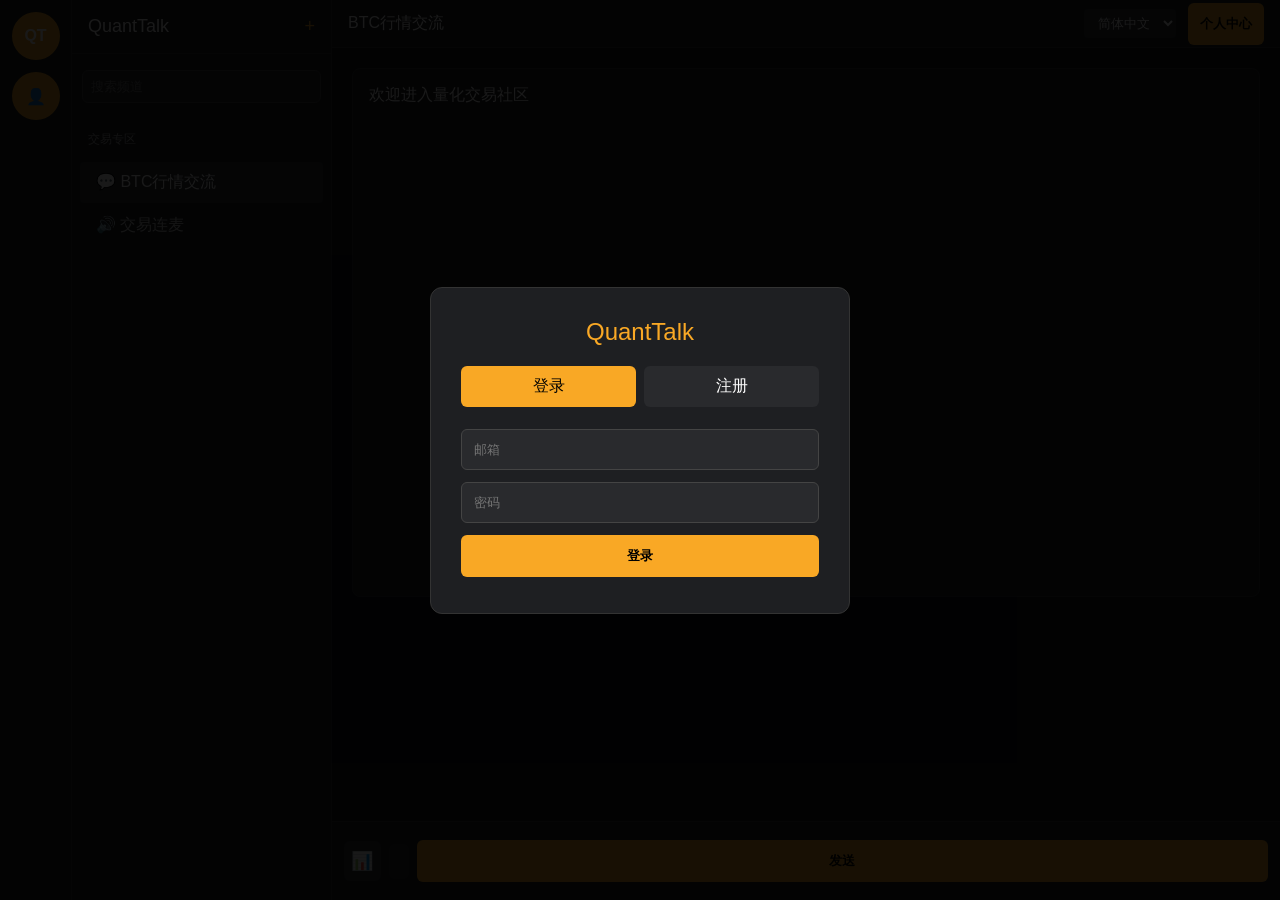
<file: static/index.html>
<!DOCTYPE html>
<html lang="zh-CN">
<head>
    <meta charset="UTF-8">
    <meta name="viewport" content="width=device-width, initial-scale=1.0">
    <title>QuantTalk</title>
    <script src="https://s3.tradingview.com/tv.js"></script>
    <style>
        * { margin:0; padding:0; box-sizing:border-box; font-family:Arial, sans-serif; }
        body { background:#121314; color:#fff; height:100vh; display:flex; overflow:hidden; }
        .hide { display:none !important; }

        /* 🔴 核心布局：固定侧边栏，主内容区居中 */
        .server-bar  {
            width:72px;
            flex: 0 0 72px;
            background:#1e1f22;
            display:flex;
            flex-direction:column;
            align-items:center;
            padding:12px 0;
            border-right:1px solid #2f3136;
        }
        .channel-bar {
            width:260px;
            flex: 0 0 260px;
            background:#1e1f22;
            border-right:1px solid #2f3136;
            overflow-y:auto;
            word-break: break-word;
        }
        /* 右侧面板如果不用，直接删掉或隐藏 */
        .right-panel{
            display: none;
        }
        .main-content {
            flex: 1 1 auto;
            display:flex;
            flex-direction:column;
            min-width:0;
            /* 强制让主内容区居中 */
            margin: 0 auto;
        }

        .server-icon { width:48px; height:48px; border-radius:50%; background:#f9a825; margin-bottom:12px; display:grid; place-items:center; font-weight:bold; cursor:pointer; }
        .server-name { padding:16px; font-size:18px; border-bottom:1px solid #2f3136; display:flex; justify-content:space-between; align-items:center; }
        .channel-category { padding:12px 16px; font-size:12px; color:#aaa; text-transform:uppercase; }
        .channel-item { padding:10px 16px; color:#ccc; cursor:pointer; border-radius:4px; margin:2px 8px; display:flex; align-items:center; gap:8px; }
        .channel-item:hover,.channel-item.active { background:#2f3136; color:#fff; }

        .auth-modal { position:fixed; inset:0; background:rgba(0,0,0,0.9); z-index:9999; display:flex; align-items:center; justify-content:center; }
        .auth-box { width:420px; background:#1e1f22; border-radius:12px; padding:30px; border:1px solid #333; }
        .tab-bar { display:flex; gap:8px; margin-bottom:16px; }
        .tab { flex:1; text-align:center; padding:10px; background:#292a2d; border-radius:6px; cursor:pointer; }
        .tab.active { background:#f9a825; color:#000; }
        input, button { width:100%; padding:12px; border-radius:6px; border:1px solid #444; background:#292a2d; color:#fff; outline:none; margin:6px 0; }
        button { background:#f9a825; color:#000; font-weight:bold; border:none; cursor:pointer; }

        .top-bar { height:48px; background:#1e1f22; border-bottom:1px solid #2f3136; display:flex; align-items:center; padding:0 16px; justify-content:space-between; }
        .lang-select { background:#2f3136; color:#fff; border:none; padding:6px 10px; border-radius:4px; outline:none; }
        .content-area { flex:1; padding:20px; overflow-y:auto; }
        .card { background:#1e1f22; border-radius:8px; padding:16px; margin-bottom:16px; border:1px solid #2f3136; }
        #tvChart { width:100%; height:450px; margin:12px 0; border-radius:8px; overflow:hidden; }

        .chat-input-area { background:#1e1f22; padding:12px; border-top:1px solid #2f3136; display:flex; gap:8px; align-items:center; }
        .chat-insert-btn { width:40px; height:40px; background:#2f3136; border-radius:6px; display:grid; place-items:center; cursor:pointer; color:#f9a825; font-size:18px; }

        .voice-bar { position:fixed; bottom:0; left:72px; width:260px; height:60px; background:#1e1f22; border-top:1px solid #2f3136; display:flex; align-items:center; padding:0 16px; gap:12px; }
        .voice-btn { width:36px; height:36px; border-radius:50%; background:#2f3136; display:grid; place-items:center; cursor:pointer; }
    </style>
</head>
<body>

<div class="auth-modal" id="authModal">
    <div class="auth-box">
        <div style="color:#f9a825;font-size:24px;text-align:center;margin-bottom:20px;">QuantTalk</div>
        <div class="tab-bar">
            <div class="tab active" onclick="switchAuthTab('login')" id="tabLogin">登录</div>
            <div class="tab" onclick="switchAuthTab('register')" id="tabRegister">注册</div>
        </div>
        <div id="loginForm">
            <input id="loginEmail" placeholder="邮箱">
            <input id="loginPwd" placeholder="密码" type="password">
            <button onclick="handleLogin()">登录</button>
        </div>
        <div id="registerForm" class="hide">
            <input id="regEmail" placeholder="邮箱">
            <input id="regPwd" placeholder="密码" type="password">
            <button onclick="handleRegister()">注册</button>
        </div>
    </div>
</div>

<div class="server-bar">
    <div class="server-icon">QT</div>
    <div class="server-icon" onclick="openProfile()">👤</div>
</div>

<div class="channel-bar">
    <div class="server-name">
        <span>QuantTalk</span>
        <span style="color:#f9a825;cursor:pointer;" onclick="showCreateChannel()">+</span>
    </div>
    <div style="padding:10px;">
        <input id="searchInput" placeholder="搜索频道" oninput="filterChannels(this.value)" style="width:100%;background:#292a2d;border:1px solid #444;border-radius:6px;padding:8px;color:#fff;">
    </div>
    <div class="channel-category">交易专区</div>
    <div class="channel-item active" onclick="openChannel('trade')">💬 BTC行情交流</div>
    <div class="channel-item" onclick="openChannel('voice')">🔊 交易连麦</div>
</div>

<div class="main-content">
    <div class="top-bar">
        <div id="pageTitle">BTC行情交流</div>
        <div style="display:flex;gap:12px;align-items:center;">
            <select class="lang-select" id="langSelect">
                <option value="zh-CN">简体中文</option>
                <option value="zh-TW">繁體中文</option>
                <option value="en">English</option>
                <option value="ja">日本語</option>
                <option value="ko">한국어</option>
            </select>
            <button id="btnProfile">个人中心</button>
        </div>
    </div>

    <div class="content-area" id="contentArea">
        <div class="card">
            <div id="welcomeText">欢迎进入量化交易社区</div>
            <div id="tvChart"></div>
        </div>
    </div>

    <div class="chat-input-area">
        <div class="chat-insert-btn" onclick="openQuantWidget()">📊</div>
        <input id="chatInput" placeholder="发送消息..." style="flex:1;border:none;background:#292a2d;color:#fff;padding:10px;border-radius:6px;">
        <button id="sendBtn">发送</button>
    </div>
</div>

<!-- 右侧面板暂时隐藏，避免占位 -->
<div class="right-panel"></div>

<div class="voice-bar hide" id="voiceBar">
    <div class="voice-btn">🎤</div>
    <div class="voice-btn">🔊</div>
    <div class="voice-btn" onclick="leaveVoice()">❌</div>
</div>

<script>
// 纯手写硬编码翻译（无任何插件）
const langData = {
    "zh-CN": {
        login:"登录",register:"注册",emailTip:"邮箱",pwdTip:"密码",
        search:"搜索频道",center:"个人中心",send:"发送",
        chatTip:"发送消息...",welcome:"欢迎进入量化交易社区",
        widgetTip:"行情/K线组件已嵌入"
    },
    "zh-TW": {
        login:"登入",register:"註冊",emailTip:"信箱",pwdTip:"密碼",
        search:"搜尋頻道",center:"個人中心",send:"傳送",
        chatTip:"傳送訊息...",welcome:"歡迎進入量化交易社群",
        widgetTip:"行情/K線組件已嵌入"
    },
    "en": {
        login:"Login",register:"Register",emailTip:"Email",pwdTip:"Password",
        search:"Search Channel",center:"Profile",send:"Send",
        chatTip:"Type message...",welcome:"Welcome to Quant Community",
        widgetTip:"Kline widget inserted"
    },
    "ja": {
        login:"ログイン",register:"新規登録",emailTip:"メール",pwdTip:"パスワード",
        search:"チャンネル検索",center:"プロフィール",send:"送信",
        chatTip:"メッセージ入力",welcome:"量化コミュニティへようこそ",
        widgetTip:"チャート挿入完了"
    },
    "ko": {
        login:"로그인",register:"회원가입",emailTip:"이메일",pwdTip:"비밀번호",
        search:"채널 검색",center:"프로필",send:"보내기",
        chatTip:"메시지 입력",welcome:"퀀트 커뮤니티 환영",
        widgetTip:"차트 삽입 완료"
    }
};

// 本地储存
let nowLang = localStorage.getItem("qt_lang") || "zh-CN";

// 全局渲染文字
function renderAllText(){
    const t = langData[nowLang];
    document.getElementById("tabLogin").innerText = t.login;
    document.getElementById("tabRegister").innerText = t.register;
    document.getElementById("loginEmail").placeholder = t.emailTip;
    document.getElementById("loginPwd").placeholder = t.pwdTip;
    document.getElementById("regEmail").placeholder = t.emailTip;
    document.getElementById("regPwd").placeholder = t.pwdTip;
    document.getElementById("searchInput").placeholder = t.search;
    document.getElementById("btnProfile").innerText = t.center;
    document.getElementById("sendBtn").innerText = t.send;
    document.getElementById("chatInput").placeholder = t.chatTip;
    document.getElementById("welcomeText").innerText = t.welcome;
}

// 切换语言 + 保存
document.getElementById("langSelect").onchange = function(){
    nowLang = this.value;
    localStorage.setItem("qt_lang", nowLang);
    renderAllText();
};

// 初始化载入
document.getElementById("langSelect").value = nowLang;
renderAllText();

// 登录/注册 百分百可用
function switchAuthTab(tab){
    if(tab === "login"){
        document.getElementById("loginForm").classList.remove("hide");
        document.getElementById("registerForm").classList.add("hide");
        document.getElementById("tabLogin").classList.add("active");
        document.getElementById("tabRegister").classList.remove("active");
    }else{
        document.getElementById("loginForm").classList.add("hide");
        document.getElementById("registerForm").classList.remove("hide");
        document.getElementById("tabLogin").classList.remove("active");
        document.getElementById("tabRegister").classList.add("active");
    }
}

function handleLogin(){
    document.getElementById("authModal").classList.add("hide");
}
function handleRegister(){
    alert(langData[nowLang].register+"成功");
    switchAuthTab("login");
}

// K线 & 嵌入功能
new TradingView.widget({
    container: "tvChart",
    symbol: "BINANCE:BTCUSDT",
    width: "100%",
    height: "100%",
    theme: "dark",
    locale: nowLang
});

function openQuantWidget(){
    alert(langData[nowLang].widgetTip);
}

// 空占位函数不报错
function openChannel(){}
function leaveVoice(){}
function openProfile(){}
function filterChannels(){}
function showCreateChannel(){}
</script>

</body>
</html>
</file>
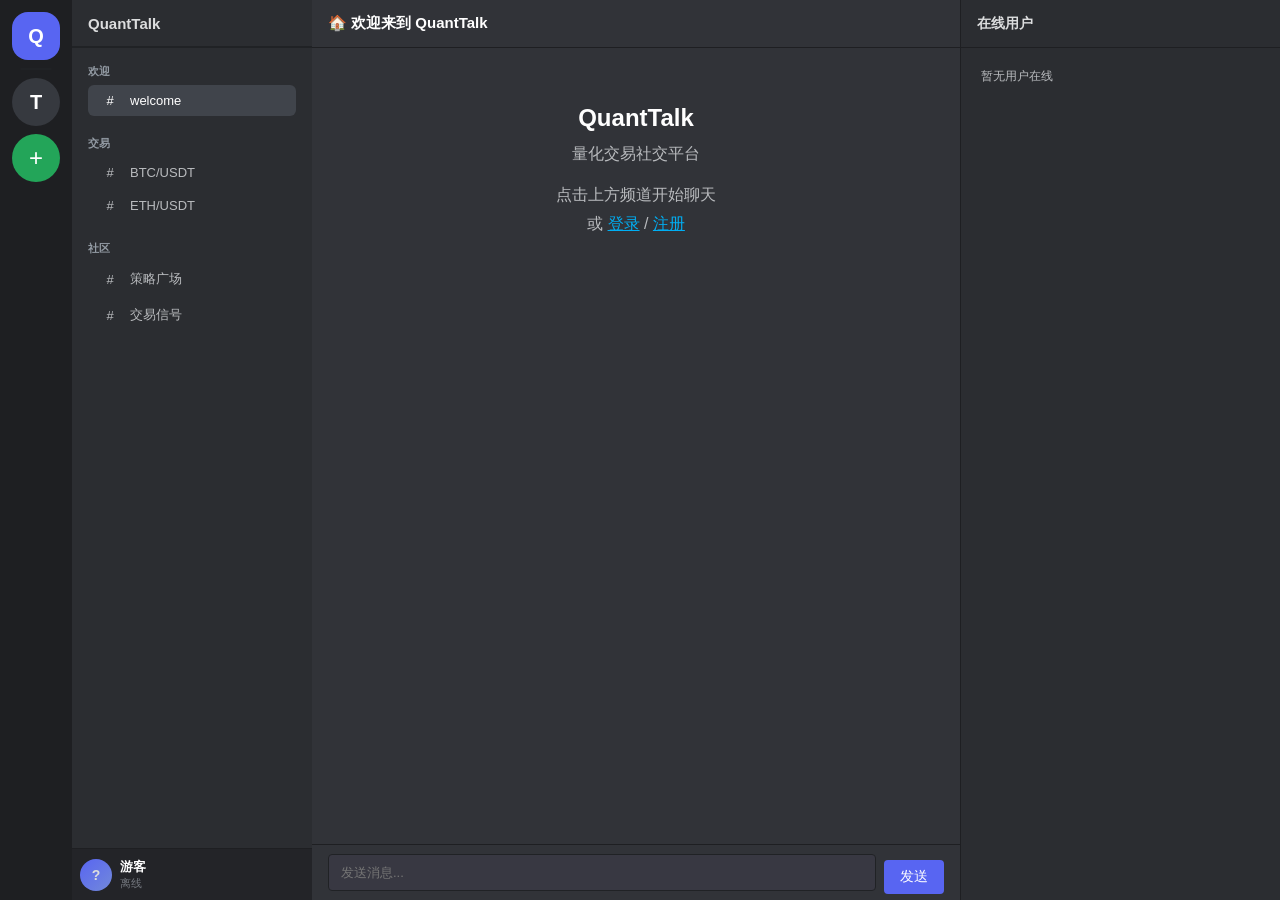
<file: static/index_debug.html>
<!DOCTYPE html>
<html lang="zh-CN">
<head>
<meta charset="UTF-8">
<meta name="viewport" content="width=device-width,initial-scale=1.0">
<title>QuantTalk - 量化交易社交平台</title>
<style>
*{margin:0;padding:0;box-sizing:border-box}
body{background:#1a1a1a;color:#dcddde;font-family:-apple-system,BlinkMacSystemFont,'Segoe UI',Roboto,sans-serif;height:100vh;overflow:hidden}

/* Scrollbar */
::-webkit-scrollbar{width:4px}
::-webkit-scrollbar-thumb{background:#2d2d2d;border-radius:4px}

/* Layout */
.discord-container{display:flex;height:100vh}
.guilds-bar{width:72px;background:#1e1f22;display:flex;flex-direction:column;align-items:center;padding:12px 0;gap:8px;overflow-y:auto}
.guild-icon{width:48px;height:48px;border-radius:24px;display:flex;align-items:center;justify-content:center;font-size:20px;cursor:pointer;transition:all .2s;background:#36393f;color:#fff;font-weight:600}
.guild-icon:hover{border-radius:16px;background:#5865f2}
.guild-icon.active{border-radius:16px;background:#5865f2}
.guild-icon.home{background:#5865f2}
.guild-divider{width:32px;height:2px;background:#202225;border-radius:1px}
.add-guild-btn{width:48px;height:48px;border-radius:24px;display:flex;align-items:center;justify-content:center;font-size:24px;cursor:pointer;background:#23a559;color:#fff;transition:all .2s}
.add-guild-btn:hover{border-radius:16px}

.channels-bar{width:240px;background:#2b2d31;display:flex;flex-direction:column}
.channels-header{height:48px;padding:0 16px;display:flex;align-items:center;justify-content:space-between;border-bottom:2px solid #202225;font-weight:600;font-size:15px}
.channels-list{flex:1;overflow-y:auto;padding:12px 8px}
.channel-group{margin-bottom:16px}
.channel-group-header{display:flex;align-items:center;padding:4px 8px;font-size:11px;font-weight:700;text-transform:uppercase;color:#939ba4;cursor:pointer}
.channel-item{display:flex;align-items:center;padding:8px 12px;margin:2px 8px;border-radius:6px;cursor:pointer;color:#b9bbbe;font-size:13px;transition:all .15s;gap:10px}
.channel-item:hover{background:#36393f;color:#dcddde}
.channel-item.active{background:rgba(79,84,92,.6);color:#fff}
.channel-item .ch-icon{width:20px;text-align:center}

.main-area{flex:1;display:flex;flex-direction:column;background:#313338}
.main-header{height:48px;padding:0 16px;display:flex;align-items:center;border-bottom:1px solid #1e1f22;gap:8px}
.main-header-title{font-size:15px;font-weight:600;color:#fff}
.main-header-title span{color:#b9bbbe;font-weight:400}

.main-content{flex:1;overflow-y:auto;padding:16px}
.main-footer{height:56px;padding:0 16px;display:flex;align-items:center;border-top:1px solid #1e1f22;gap:8px}
.main-footer input{flex:1;background:#383842;border:1px solid #202225;border-radius:4px;padding:10px 12px;color:#dcddde;font-size:13px;outline:none}
.main-footer input:focus{border-color:#5865f2}

.sidebar{width:320px;background:#2b2d31;border-left:1px solid #1e1f22;display:flex;flex-direction:column}
.sidebar-header{height:48px;padding:0 16px;display:flex;align-items:center;font-weight:600;font-size:14px;border-bottom:1px solid #1e1f22}
.sidebar-content{flex:1;overflow-y:auto;padding:12px}

/* User Panel */
.user-panel{height:52px;padding:8px;display:flex;align-items:center;background:#232428;border-top:1px solid #1e1f22;gap:8px}
.user-avatar{width:32px;height:32px;border-radius:50%;background:linear-gradient(135deg,#5865f2,#7289da);display:flex;align-items:center;justify-content:center;font-weight:700;font-size:14px}
.user-info{flex:1}
.user-name{font-size:13px;font-weight:600;color:#fff}
.user-status{font-size:11px;color:#b9bbbe}

/* Modal */
.modal-bg{position:fixed;inset:0;background:rgba(0,0,0,.85);z-index:100;display:flex;align-items:center;justify-content:center}
.modal{background:#36393f;border-radius:8px;width:100%;max-width:420px;padding:24px}
.modal-header{font-size:18px;font-weight:600;color:#fff;margin-bottom:20px}
.modal-input{width:100%;background:#383842;border:1px solid #202225;border-radius:4px;padding:10px 12px;color:#dcddde;font-size:14px;margin-bottom:12px;outline:none}
.modal-input:focus{border-color:#5865f2}
.modal-btn{width:100%;padding:10px;background:#5865f2;color:#fff;border:none;border-radius:4px;font-size:14px;font-weight:500;cursor:pointer;margin-top:8px}
.modal-btn:hover{background:#4752c4}
.modal-link{text-align:center;margin-top:16px;font-size:13px;color:#b9bbbe}
.modal-link a{color:#00aff4;text-decoration:none}

/* Toast */
.toast-wrap{position:fixed;top:16px;right:16px;z-index:200}
.toast{padding:10px 16px;background:#2b2d31;border-radius:6px;color:#fff;font-size:13px;margin-bottom:8px;box-shadow:0 4px 12px rgba(0,0,0,.3)}
.toast.success{border-left:3px solid #23a559}
.toast.error{border-left:3px solid #ed4245}
.toast.info{border-left:3px solid #5865f2}

/* Tabs */
.tabs{display:flex;gap:4px;margin-bottom:16px}
.tab{padding:8px 16px;background:#383842;border-radius:6px;color:#b9bbbe;font-size:13px;cursor:pointer}
.tab.active{background:#5865f2;color:#fff}

/* Loading */
.loading{text-align:center;padding:40px;color:#b9bbbe}
.loading h2{color:#fff;margin-bottom:12px}

/* Auth Modal - 统一登录注册弹窗 */
.auth-modal{background:#36393f;border-radius:8px;width:100%;max-width:380px;padding:0;overflow:hidden}
.auth-header{display:flex;border-bottom:1px solid #4f545c}
.auth-tab{flex:1;padding:14px 0;text-align:center;font-size:15px;font-weight:500;color:#b9bbbe;cursor:pointer;border:none;background:none;transition:all .2s}
.auth-tab:hover{color:#fff}
.auth-tab.active{color:#fff;border-bottom:2px solid #5865f2}
.auth-body{padding:24px}

/* 子选项卡 */
.auth-sub-tabs{display:flex;background:#2f3136;border-radius:6px;padding:4px;margin-bottom:20px}
.auth-sub-tab{flex:1;padding:8px 12px;text-align:center;font-size:13px;color:#b9bbbe;cursor:pointer;border-radius:4px;transition:all .2s}
.auth-sub-tab:hover{color:#fff}
.auth-sub-tab.active{background:#5865f2;color:#fff}

/* 输入框组 */
.input-group{display:flex;gap:8px;margin-bottom:12px}
.input-group .modal-input{flex:1}
.modal-input{width:100%;background:#404045;border:1px solid #202225;border-radius:4px;padding:12px;color:#fff;font-size:14px;outline:none;transition:border .2s}
.modal-input:focus{border-color:#5865f2}
.modal-input::placeholder{color:#72767d}

/* 验证码按钮 */
.verify-btn{padding:12px 16px;background:#484b52;border:none;border-radius:4px;color:#fff;font-size:13px;cursor:pointer;white-space:nowrap;transition:background .2s}
.verify-btn:hover{background:#5865f2}
.verify-btn:disabled{opacity:.5;cursor:not-allowed}

/* 注册按钮 - 橙色 */
.btn-register{width:100%;padding:14px;background:linear-gradient(135deg,#f7931a,#e68a00);border:none;border-radius:6px;color:#fff;font-size:15px;font-weight:600;cursor:pointer;margin-top:8px;transition:all .2s}
.btn-register:hover{background:linear-gradient(135deg,#ffaa33,#f7931a);box-shadow:0 4px 15px rgba(247,147,26,.3)}

/* 国家码下拉 */
.country-select{padding:12px;background:#404045;border:1px solid #202225;border-radius:4px;color:#fff;font-size:14px;min-width:90px;cursor:pointer}
.country-select:focus{border-color:#5865f2;outline:none}

/* 底部链接 */
.auth-footer{text-align:center;margin-top:20px;padding-top:16px;border-top:1px solid #4f545c}
.auth-footer span{color:#b9bbbe;font-size:13px}
.auth-footer a{color:#00aff4;text-decoration:none;cursor:pointer}
.auth-footer a:hover{text-decoration:underline}

/* 登录表单 */
.login-form{display:none}
.login-form.active{display:block}
.reg-form{display:none}
.reg-form.active{display:block}

/* 验证码输入框 */
.code-input{width:80px;text-align:center;letter-spacing:4px;font-size:16px}

/* 倒计时 */
.countdown{color:#72767d;font-size:12px}
</style>
</head>
<body>
<div class="discord-container">
    <!-- Server List -->
    <div class="guilds-bar" id="guilds-bar">
        <div class="guild-icon home active" onclick="selectGuild(0)">Q</div>
        <div class="guild-divider"></div>
        <div class="guild-icon" onclick="selectGuild(1)">T</div>
        <div class="add-guild-btn">+</div>
    </div>

    <!-- Channel List -->
    <div class="channels-bar">
        <div class="channels-header">
            <span id="current-server-name">QuantTalk</span>
        </div>
        <div class="channels-list">
            <div class="channel-group">
                <div class="channel-group-header">欢迎</div>
                <div class="channel-item active" onclick="selectChannel('welcome', this)">
                    <span class="ch-icon">#</span>
                    <span>welcome</span>
                </div>
            </div>
            <div class="channel-group">
                <div class="channel-group-header">交易</div>
                <div class="channel-item" onclick="selectChannel('btc', this)">
                    <span class="ch-icon">#</span>
                    <span>BTC/USDT</span>
                </div>
                <div class="channel-item" onclick="selectChannel('eth', this)">
                    <span class="ch-icon">#</span>
                    <span>ETH/USDT</span>
                </div>
            </div>
            <div class="channel-group">
                <div class="channel-group-header">社区</div>
                <div class="channel-item" onclick="selectChannel('strategy', this)">
                    <span class="ch-icon">#</span>
                    <span>策略广场</span>
                </div>
                <div class="channel-item" onclick="selectChannel('signals', this)">
                    <span class="ch-icon">#</span>
                    <span>交易信号</span>
                </div>
            </div>
        </div>

        <!-- User Panel -->
        <div class="user-panel" id="user-panel">
            <div class="user-avatar" id="user-avatar">?</div>
            <div class="user-info">
                <div class="user-name" id="user-name">游客</div>
                <div class="user-status" id="user-status">离线</div>
            </div>
        </div>
    </div>

    <!-- Main Area -->
    <div class="main-area">
        <div class="main-header">
            <span class="main-header-title" id="main-header-title">🏠 欢迎来到 QuantTalk</span>
        </div>
        <div class="main-content" id="main-content">
            <div class="loading">
                <h2>QuantTalk</h2>
                <p>量化交易社交平台</p>
                <p style="margin-top:20px">点击上方频道开始聊天</p>
                <p style="margin-top:8px">或 <a href="#" onclick="showAuthModal('login')" style="color:#00aff4">登录</a> / <a href="#" onclick="showAuthModal('register')" style="color:#00aff4">注册</a></p>
            </div>
        </div>
        <div class="main-footer">
            <input type="text" placeholder="发送消息..." id="message-input" onkeypress="handleKeyPress(event)">
            <button class="modal-btn" style="width:auto;padding:8px 16px" onclick="sendMessage()">发送</button>
        </div>
    </div>

    <!-- Sidebar -->
    <div class="sidebar" id="sidebar">
        <div class="sidebar-header">在线用户</div>
        <div class="sidebar-content" id="online-users">
            <div style="padding:8px;color:#b9bbbe;font-size:12px">暂无用户在线</div>
        </div>
    </div>
</div>

<!-- 统一认证弹窗 -->
<div id="auth-modal" class="modal-bg" style="display:none" onclick="closeAuthModal(event)">
    <div class="auth-modal" onclick="event.stopPropagation()">
        <!-- 顶部选项卡 -->
        <div class="auth-header">
            <button class="auth-tab" id="tab-login" onclick="switchAuthTab('login')">登录</button>
            <button class="auth-tab active" id="tab-register" onclick="switchAuthTab('register')">注册</button>
        </div>

        <!-- 登录表单 -->
        <div class="auth-body login-form active" id="login-form">
            <input type="text" class="modal-input" id="login-username" placeholder="用户名 / 手机号" style="margin-bottom:12px">
            <input type="password" class="modal-input" id="login-password" placeholder="密码" style="margin-bottom:16px">
            <button class="btn-register" onclick="doLogin()">登录</button>
            <div class="auth-footer">
                <span>没有账号？</span>
                <a onclick="switchAuthTab('register')">去注册</a>
            </div>
        </div>

        <!-- 注册表单 -->
        <div class="auth-body reg-form" id="register-form">
            <!-- 子选项卡 -->
            <div class="auth-sub-tabs">
                <div class="auth-sub-tab active" id="sub-tab-phone" onclick="switchRegType('phone')">手机号注册</div>
                <div class="auth-sub-tab" id="sub-tab-email" onclick="switchRegType('email')">邮箱注册</div>
            </div>

            <!-- 手机号注册 -->
            <div id="phone-reg" style="display:block">
                <div class="input-group" style="margin-bottom:12px">
                    <select class="country-select" id="country-code">
                        <option value="+86">+86 中国</option>
                        <option value="+1">+1 美国</option>
                        <option value="+81">+81 日本</option>
                        <option value="+82">+82 韩国</option>
                        <option value="+44">+44 英国</option>
                        <option value="+65">+65 新加坡</option>
                        <option value="+852">+852 香港</option>
                        <option value="+853">+853 澳门</option>
                        <option value="+886">+886 台湾</option>
                    </select>
                    <input type="tel" class="modal-input" id="reg-phone" placeholder="请输入手机号">
                </div>
                <div class="input-group">
                    <input type="text" class="modal-input code-input" id="reg-phone-code" placeholder="验证码" maxlength="6">
                    <button class="verify-btn" id="btn-phone-code" onclick="sendPhoneCode()">获取验证码</button>
                </div>
            </div>

            <!-- 邮箱注册 -->
            <div id="email-reg" style="display:none">
                <input type="text" class="modal-input" id="reg-username" placeholder="用户名" style="margin-bottom:12px">
                <input type="email" class="modal-input" id="reg-email" placeholder="请输入邮箱" style="margin-bottom:12px">
                <input type="password" class="modal-input" id="reg-password" placeholder="密码（至少6位）" style="margin-bottom:12px">
                <div class="input-group">
                    <input type="text" class="modal-input code-input" id="reg-email-code" placeholder="验证码" maxlength="6">
                    <button class="verify-btn" id="btn-email-code" onclick="sendEmailCode()">获取验证码</button>
                </div>
            </div>

            <button class="btn-register" onclick="doRegister()">注册</button>
            <div class="auth-footer">
                <span>已有账号？</span>
                <a onclick="switchAuthTab('login')">去登录</a>
            </div>
        </div>
    </div>
</div>

<!-- Toast -->
<div class="toast-wrap" id="toast-wrap"></div>

<script>
// Global error handler
window.onerror = function(msg, url, line, col, error) {
    console.error('Global Error:', msg, 'at line', line);
    alert('JS Error: ' + msg + ' at line ' + line);
    return false;
};

console.log('Script loaded, starting...');

// State
const S = {
    user: null,
    token: localStorage.getItem('qt_token'),
    ws: null
};

// API helper
async function api(path, options = {}) {
    const headers = { 'Content-Type': 'application/json' };
    if (S.token) headers['Authorization'] = `Bearer ${S.token}`;
    const res = await fetch(path, { ...options, headers });
    if (!res.ok) throw new Error(`HTTP ${res.status}`);
    return res.json();
}

// Toast
function toast(msg, type = 'info') {
    const wrap = document.getElementById('toast-wrap');
    const t = document.createElement('div');
    t.className = `toast ${type}`;
    t.textContent = msg;
    wrap.appendChild(t);
    setTimeout(() => t.remove(), 3000);
}

// Auth Modal
function showAuthModal(tab = 'login') {
    document.getElementById('auth-modal').style.display = 'flex';
    switchAuthTab(tab);
}

function closeAuthModal(e) {
    if (e && e.target !== e.currentTarget) return;
    document.getElementById('auth-modal').style.display = 'none';
}

function switchAuthTab(tab) {
    // 更新顶部选项卡
    document.getElementById('tab-login').classList.toggle('active', tab === 'login');
    document.getElementById('tab-register').classList.toggle('active', tab === 'register');
    // 切换表单
    document.getElementById('login-form').classList.toggle('active', tab === 'login');
    document.getElementById('register-form').classList.toggle('active', tab === 'register');
}

function switchRegType(type) {
    document.getElementById('sub-tab-phone').classList.toggle('active', type === 'phone');
    document.getElementById('sub-tab-email').classList.toggle('active', type === 'email');
    document.getElementById('phone-reg').style.display = type === 'phone' ? 'block' : 'none';
    document.getElementById('email-reg').style.display = type === 'email' ? 'block' : 'none';
}

// 发送手机验证码
async function sendPhoneCode() {
    const phone = document.getElementById('reg-phone').value.trim();
    if (!phone) { toast('请输入手机号', 'error'); return; }
    
    // 手机号注册暂不支持，等待后端接入短信服务
    toast('手机号注册功能开发中，请使用邮箱注册', 'info');
}

// 发送邮箱验证码
async function sendEmailCode() {
    const email = document.getElementById('reg-email').value.trim();
    if (!email || !email.includes('@')) { toast('请输入有效邮箱', 'error'); return; }
    
    const btn = document.getElementById('btn-email-code');
    btn.disabled = true;
    
    try {
        const res = await fetch('/api/auth/send-code', {
            method: 'POST',
            headers: { 'Content-Type': 'application/json' },
            body: JSON.stringify({ email, purpose: 'register' })
        });
        const data = await res.json();
        
        if (!res.ok) {
            toast(data.detail || '发送失败', 'error');
            btn.disabled = false;
            return;
        }
        
        // 开发模式：如果返回了 code，直接显示（邮件服务未配置时）
        if (data.code) {
            toast(`开发模式：验证码 ${data.code}`, 'info');
        } else {
            toast('验证码已发送', 'success');
        }
        
        // 开始倒计时
        let countdown = 60;
        btn.textContent = `${countdown}秒后重试`;
        const timer = setInterval(() => {
            countdown--;
            if (countdown <= 0) {
                clearInterval(timer);
                btn.disabled = false;
                btn.textContent = '获取验证码';
            } else {
                btn.textContent = `${countdown}秒后重试`;
            }
        }, 1000);
        
    } catch(e) {
        toast('发送失败，请稍后重试', 'error');
        btn.disabled = false;
    }
}

async function doLogin() {
    const username = document.getElementById('login-username').value.trim();
    const password = document.getElementById('login-password').value;
    if (!username || !password) { toast('请填写用户名和密码', 'error'); return; }
    try {
        const r = await api('/api/auth/login', {
            method: 'POST',
            body: JSON.stringify({ username, password })
        });
        S.token = r.access_token;
        S.user = r.user;
        localStorage.setItem('qt_token', S.token);
        localStorage.setItem('qt_user', JSON.stringify(S.user));
        closeAuthModal();
        toast('登录成功！', 'success');
        renderUserPanel();
    } catch(e) {
        toast('登录失败，请检查用户名和密码', 'error');
    }
}

async function doRegister() {
    // 获取当前注册类型
    const isPhone = document.getElementById('sub-tab-phone').classList.contains('active');
    
    if (isPhone) {
        toast('手机号注册功能开发中，请使用邮箱注册', 'info');
        return;
    } else {
        const username = document.getElementById('reg-username').value.trim();
        const email = document.getElementById('reg-email').value.trim();
        const password = document.getElementById('reg-password').value;
        const code = document.getElementById('reg-email-code').value.trim();
        
        if (!username) { toast('请输入用户名', 'error'); return; }
        if (!email || !email.includes('@')) { toast('请输入有效邮箱', 'error'); return; }
        if (!password || password.length < 6) { toast('密码至少6位', 'error'); return; }
        if (!code || code.length !== 6) { toast('请输入6位验证码', 'error'); return; }
        
        try {
            const res = await fetch('/api/auth/register-with-code', {
                method: 'POST',
                headers: { 'Content-Type': 'application/json' },
                body: JSON.stringify({ username, email, password, code })
            });
            const data = await res.json();
            
            if (!res.ok) {
                toast(data.detail || '注册失败', 'error');
                return;
            }
            
            // 注册成功，保存 token
            S.token = data.access_token;
            S.user = data.user;
            localStorage.setItem('qt_token', S.token);
            localStorage.setItem('qt_user', JSON.stringify(S.user));
            
            closeAuthModal();
            toast('注册成功！', 'success');
            renderUserPanel();
            
        } catch(e) {
            toast('注册失败，请稍后重试', 'error');
        }
    }
}

function doLogout() {
    S.token = null;
    S.user = null;
    localStorage.removeItem('qt_token');
    localStorage.removeItem('qt_user');
    toast('已退出', 'info');
    renderUserPanel();
}

function renderUserPanel() {
    const avatar = document.getElementById('user-avatar');
    const name = document.getElementById('user-name');
    const status = document.getElementById('user-status');
    if (S.user) {
        avatar.textContent = S.user.username[0].toUpperCase();
        name.textContent = S.user.username;
        status.textContent = '在线';
        status.style.color = '#23a559';
    } else {
        avatar.textContent = '?';
        name.textContent = '游客';
        status.textContent = '离线';
        status.style.color = '#72767d';
    }
}

// Navigation
function selectGuild(id) {
    document.querySelectorAll('.guild-icon').forEach((el, i) => {
        el.classList.toggle('active', i === id);
    });
}

function selectChannel(name, el) {
    document.querySelectorAll('.channel-item').forEach(e => e.classList.remove('active'));
    el.classList.add('active');
    document.getElementById('main-header-title').innerHTML = `# ${name}`;
    document.getElementById('main-content').innerHTML = `
        <div class="loading">
            <h2># ${name}</h2>
            <p>频道: ${name}</p>
            <p style="margin-top:20px">这是一个示例频道</p>
        </div>
    `;
}

function handleKeyPress(e) {
    if (e.key === 'Enter') sendMessage();
}

function sendMessage() {
    const input = document.getElementById('message-input');
    const msg = input.value.trim();
    if (!msg) return;
    if (!S.token) { toast('请先登录', 'error'); return; }
    toast('消息发送功能开发中...', 'info');
    input.value = '';
}

// Init
(async function init() {
    console.log('=== QuantTalk Debug Start ===');
    console.log('Token exists:', !!S.token);
    
    // 显示页面内容用于调试
    const mainContent = document.getElementById('main-content');
    const guildsBar = document.getElementById('guilds-bar');
    console.log('main-content exists:', !!mainContent);
    console.log('guilds-bar exists:', !!guildsBar);
    
    if (S.token) {
        try {
            console.log('Checking auth...');
            const r = await api('/api/auth/me');
            console.log('Auth result:', r);
            if (r && r.id) {
                S.user = r;
                localStorage.setItem('qt_user', JSON.stringify(r));
                toast('欢迎回来, ' + r.username, 'success');
            }
        } catch(e) {
            console.log('Auth check failed:', e);
        }
    }
    renderUserPanel();
    console.log('=== QuantTalk Ready ===');
    console.log('Page DOM:', document.body.innerHTML.substring(0, 500));
})();
</script>
</body>
</html>
</file>
